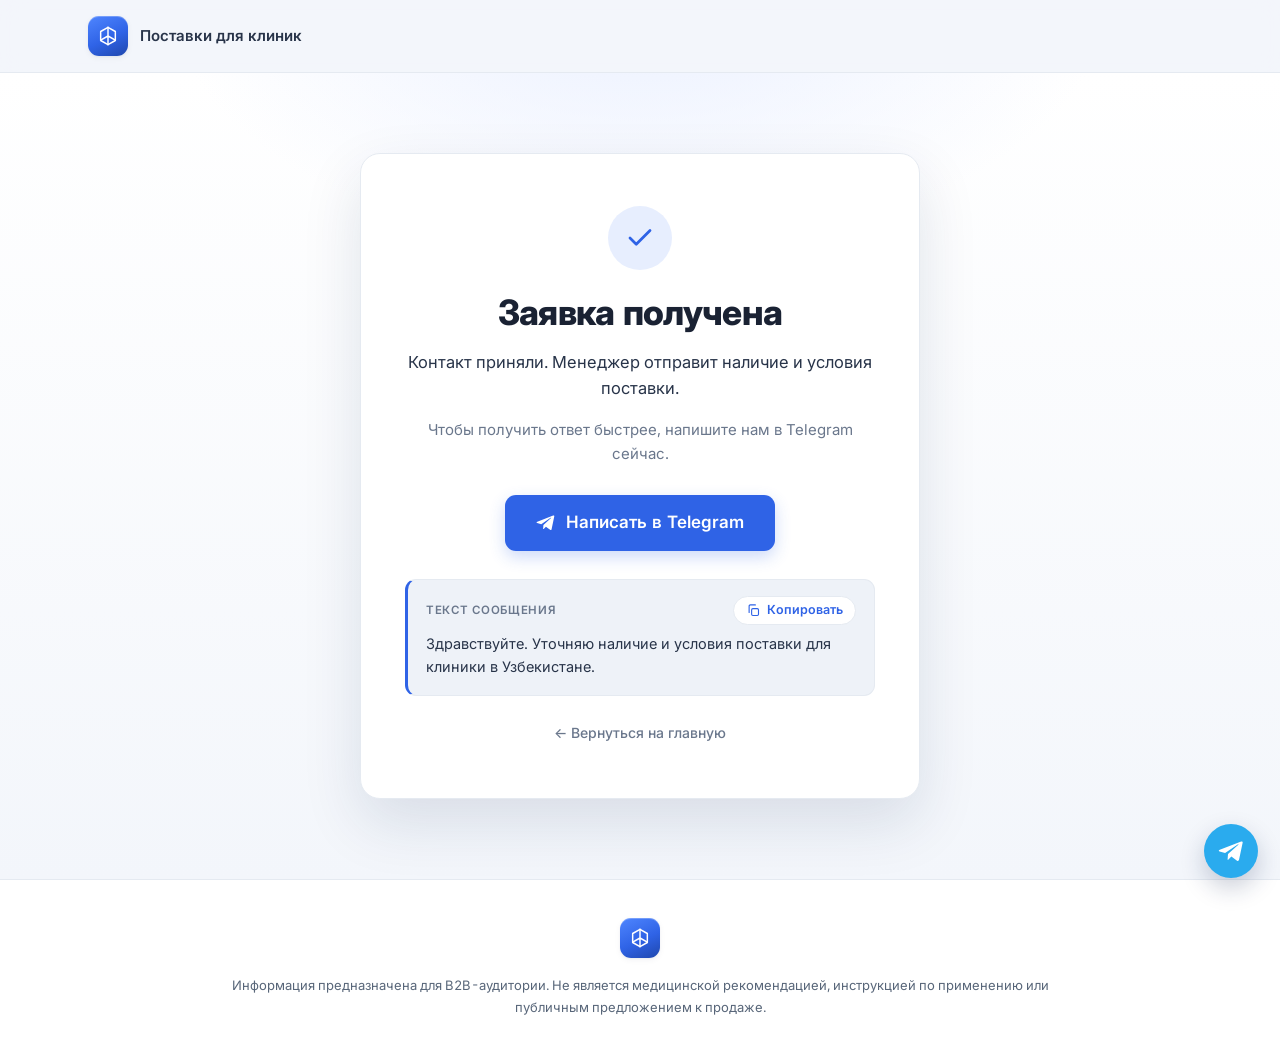
<file: thank-you.html>
<!DOCTYPE html>
<html lang="ru">
<head>
  <meta charset="UTF-8" />
  <meta name="viewport" content="width=device-width, initial-scale=1.0" />
  <title>Заявка получена — B2B</title>
  <meta name="description" content="Заявка получена. Менеджер отправит наличие и условия поставки." />
  <meta name="theme-color" content="#2f63e6" />
  <meta name="robots" content="noindex, nofollow" />

  <script>document.documentElement.classList.add('js');</script>

  <!-- ============================================================
       АНАЛИТИКА. Все события идут через trackEvent() (script.js).
       Базовые коды счётчиков — ниже; заменить нужно только ID.
       thank-you.html: view_thank_you, click_telegram  (страница конверсии)
       ============================================================ -->

  <!-- ===== META PIXEL ===== ID установлен. -->
  <script>
    window.META_PIXEL_ID = "1357722596486148";
    (function () {
      var id = window.META_PIXEL_ID;
      if (!id || id === "ВАШ_PIXEL_ID") return; /* ID не задан — пиксель не грузим, сайт работает */
      !function (f, b, e, v, n, t, s) {
        if (f.fbq) return; n = f.fbq = function () { n.callMethod ? n.callMethod.apply(n, arguments) : n.queue.push(arguments) };
        if (!f._fbq) f._fbq = n; n.push = n; n.loaded = !0; n.version = "2.0"; n.queue = [];
        t = b.createElement(e); t.async = !0; t.src = v; s = b.getElementsByTagName(e)[0];
        s.parentNode.insertBefore(t, s);
      }(window, document, "script", "https://connect.facebook.net/en_US/fbevents.js");
      fbq("init", id); /* PageView и остальные события отправляет trackEvent() */
    })();
  </script>

  <!-- ===== GOOGLE TAG (gtag.js) — по желанию: раскомментируйте и вставьте G-XXXXXXX =====
  <script async src="https://www.googletagmanager.com/gtag/js?id=G-XXXXXXX"></script>
  <script>window.dataLayer=window.dataLayer||[];function gtag(){dataLayer.push(arguments);}
    gtag('js', new Date()); gtag('config', 'G-XXXXXXX');</script>
  ===== -->

  <!-- ===== ЯНДЕКС.МЕТРИКА — по желанию: вставьте код счётчика и укажите его номер в YM_COUNTER_ID (script.js). ===== -->

  <link rel="preconnect" href="https://fonts.googleapis.com" />
  <link rel="preconnect" href="https://fonts.gstatic.com" crossorigin />
  <link href="https://fonts.googleapis.com/css2?family=Inter:wght@400;500;600;700;800&display=swap" rel="stylesheet" />
  <link rel="stylesheet" href="styles.css" />
  <script src="script.js" defer></script>
</head>
<body data-page="thank-you">

  <!-- ===== Шапка ===== -->
  <header class="site-header">
    <div class="container site-header__inner">
      <a class="brand" href="index.html" aria-label="На главную">
        <span class="brand__mark" aria-hidden="true">
          <svg viewBox="0 0 24 24" fill="none" stroke="currentColor" stroke-width="1.6" stroke-linejoin="round" stroke-linecap="round"><path d="M12 2.5l8 4.6v9.8l-8 4.6-8-4.6V7.1z"/><path d="M12 2.5v9.5l8 4.6M12 12l-8 4.6M12 12v9.5"/></svg>
        </span>
        <span class="brand__text">Поставки для клиник</span>
      </a>
    </div>
  </header>

  <main class="thanks">
    <div class="container">
      <div class="thanks__card reveal">
        <span class="thanks__check" aria-hidden="true">
          <svg viewBox="0 0 24 24" fill="none" stroke="currentColor" stroke-width="2.2" stroke-linecap="round" stroke-linejoin="round"><path d="M20 6L9 17l-5-5"/></svg>
        </span>

        <h1 class="thanks__title">Заявка получена</h1>
        <p class="thanks__text">
          Контакт приняли. Менеджер отправит наличие и условия поставки.
        </p>
        <p class="thanks__text thanks__text--muted">
          Чтобы получить ответ быстрее, напишите нам в Telegram сейчас.
        </p>

        <!-- Ссылка формируется в script.js из переменной TELEGRAM_TARGET -->
        <a id="telegram-btn" class="btn btn--primary btn--lg" data-telegram-link data-cta-location="main" href="#" target="_blank" rel="noopener">
          <span class="btn__icon" aria-hidden="true">
            <svg viewBox="0 0 24 24" fill="currentColor"><path d="M21.9 4.3 18.7 19.4c-.2 1-.9 1.3-1.8.8l-5-3.7-2.4 2.3c-.3.3-.5.5-1 .5l.4-5 9.2-8.3c.4-.4-.1-.6-.6-.2L6.3 13.4l-4.9-1.5c-1-.3-1-1 .2-1.5l19-7.3c.9-.3 1.6.2 1.3 1.2z"/></svg>
          </span>
          Написать в Telegram
        </a>

        <div class="message-box">
          <div class="message-box__head">
            <span class="message-box__label">Текст сообщения</span>
            <button class="copy-btn" type="button" data-copy-target="#msg-text" aria-label="Скопировать текст сообщения">
              <span class="copy-btn__icon" aria-hidden="true"><svg viewBox="0 0 24 24" fill="none" stroke="currentColor" stroke-width="1.8" stroke-linecap="round" stroke-linejoin="round"><rect x="9" y="9" width="11" height="11" rx="2"/><path d="M5 15V5a2 2 0 0 1 2-2h8"/></svg></span>
              <span class="copy-btn__label">Копировать</span>
            </button>
          </div>
          <p class="message-box__text" id="msg-text">
            Здравствуйте. Уточняю наличие и условия поставки для клиники в Узбекистане.
          </p>
        </div>

        <a class="back-link" href="index.html">← Вернуться на главную</a>
      </div>
    </div>
  </main>

  <!-- ===== Подвал / Дисклеймер ===== -->
  <footer class="site-footer">
    <div class="container site-footer__inner">
      <span class="site-footer__mark" aria-hidden="true">
        <svg viewBox="0 0 24 24" fill="none" stroke="currentColor" stroke-width="1.6" stroke-linejoin="round" stroke-linecap="round"><path d="M12 2.5l8 4.6v9.8l-8 4.6-8-4.6V7.1z"/><path d="M12 2.5v9.5l8 4.6M12 12l-8 4.6M12 12v9.5"/></svg>
      </span>
      <p class="disclaimer">
        Информация предназначена для B2B-аудитории. Не является медицинской рекомендацией,
        инструкцией по применению или публичным предложением к продаже.
      </p>
    </div>
  </footer>

  <!-- ===== Плавающая иконка быстрой связи (Telegram) =====
       На thank-you открывает Telegram напрямую (событие уже засчитано выше по воронке). -->
  <div class="floating" aria-label="Быстрая связь">
    <a class="floating__btn floating__btn--tg" data-telegram-link data-cta-location="floating" href="#" target="_blank" rel="noopener" aria-label="Написать в Telegram">
      <svg viewBox="0 0 24 24" fill="currentColor" aria-hidden="true"><path d="M21.9 4.3 18.7 19.4c-.2 1-.9 1.3-1.8.8l-5-3.7-2.4 2.3c-.3.3-.5.5-1 .5l.4-5 9.2-8.3c.4-.4-.1-.6-.6-.2L6.3 13.4l-4.9-1.5c-1-.3-1-1 .2-1.5l19-7.3c.9-.3 1.6.2 1.3 1.2z"/></svg>
    </a>
  </div>

</body>
</html>
</file>
<file: styles.css>
/* ============================================================
   B2B Landing — styles.css
   Премиальный B2B-комплаенс лендинг (дистрибуция для клиник).
   Чистый прохладный светлый фон · графитовый текст ·
   уверенный синий акцент · сдержанные многоцветные акценты
   только на иконках позиций · много воздуха · строгие карточки.
   Ощущение надёжной поставки и аккуратной подачи.
   ============================================================ */

:root {
  /* --- Текст --- */
  --ink:         #1a2233;
  --graphite:    #283449;
  --slate:       #46546b;
  --muted:       #6a778c;

  /* --- Линии / поверхности --- */
  --line:        #e5eaf1;
  --line-soft:   #eef2f7;
  --bg:          #f3f6fb;
  --surface:     #ffffff;
  --paper:       #eef2f8;

  /* --- Основной акцент (уверенный синий) --- */
  --primary:     #2f63e6;
  --primary-h:   #2453c9;
  --primary-d:   #1f47ad;
  --accent:      #2f63e6;
  --accent-tint: #e7eefe;
  --ring:        rgba(47, 99, 230, 0.26);
  --invalid:     #d23b2f;
  --invalid-ring:rgba(210, 59, 47, 0.15);

  /* --- Многоцветные акценты (позиции) --- */
  --c-blue:   #2f63e6;  --c-blue-t:   #e7eefe;
  --c-green:  #149a6a;  --c-green-t:  #e1f4ec;
  --c-purple: #7a5ad9;  --c-purple-t: #efeafb;
  --c-amber:  #bd831f;  --c-amber-t:  #f6eed9;

  /* --- Радиусы --- */
  --r-xs: 8px;
  --r-sm: 11px;
  --r:    14px;
  --r-lg: 20px;

  /* --- Тени --- */
  --sh-1: 0 1px 2px rgba(20,38,80,.05), 0 2px 6px rgba(20,38,80,.05);
  --sh-2: 0 10px 28px rgba(20,38,80,.08);
  --sh-3: 0 24px 60px rgba(20,38,80,.12);

  --maxw: 1160px;
}

/* ===================== База ===================== */
* { box-sizing: border-box; }
html { scroll-behavior: smooth; -webkit-text-size-adjust: 100%; }

body {
  margin: 0;
  font-family: "Inter", -apple-system, BlinkMacSystemFont, "Segoe UI", Roboto, Arial, sans-serif;
  color: var(--ink);
  background: var(--bg);
  line-height: 1.62;
  font-feature-settings: "tnum";
  -webkit-font-smoothing: antialiased;
  text-rendering: optimizeLegibility;
}

h1, h2, h3 { margin: 0; line-height: 1.16; letter-spacing: -0.02em; color: var(--ink); }
p { margin: 0; }
ul { margin: 0; padding: 0; list-style: none; }
a { color: inherit; text-decoration: none; }
img, svg { display: block; max-width: 100%; }
::selection { background: rgba(47,99,230,.16); }

.container {
  width: 100%;
  max-width: var(--maxw);
  margin: 0 auto;
  padding: 0 28px;
}

.skip-link {
  position: absolute;
  left: -9999px; top: 0;
  background: var(--primary);
  color: #fff;
  padding: 12px 18px;
  border-radius: 0 0 var(--r-xs) 0;
  font-size: 14px; font-weight: 600;
  z-index: 100;
}
.skip-link:focus { left: 0; }

:focus-visible {
  outline: 2px solid var(--accent);
  outline-offset: 2px;
  border-radius: 4px;
}

/* ===================== Шапка ===================== */
.site-header {
  position: sticky;
  top: 0;
  z-index: 30;
  background: rgba(243, 246, 251, 0.82);
  backdrop-filter: saturate(150%) blur(12px);
  -webkit-backdrop-filter: saturate(150%) blur(12px);
  border-bottom: 1px solid var(--line);
}
.site-header__inner {
  display: flex;
  align-items: center;
  justify-content: space-between;
  min-height: 72px;
}
.brand { display: inline-flex; align-items: center; gap: 12px; font-weight: 600; }
.brand__mark {
  display: inline-flex;
  align-items: center; justify-content: center;
  width: 40px; height: 40px;
  border-radius: 11px;
  background: linear-gradient(155deg, #4f86ff 0%, var(--primary) 55%, var(--primary-d) 100%);
  color: #fff;
  box-shadow: inset 0 1px 0 rgba(255,255,255,.25), var(--sh-1);
}
.brand__mark svg { width: 22px; height: 22px; }
.brand__text { font-size: 15px; color: var(--graphite); }
.header-cta {
  display: inline-flex;
  align-items: center; gap: 8px;
  font-size: 14px; font-weight: 600;
  color: var(--primary);
  padding: 10px 18px;
  border: 1px solid var(--line);
  border-radius: 999px;
  background: var(--surface);
  transition: border-color .18s ease, box-shadow .18s ease, transform .05s ease;
}
.header-cta:hover { border-color: var(--primary); box-shadow: var(--sh-1); }
.header-cta:active { transform: translateY(1px); }
.header-cta__arrow { transition: transform .18s ease; }
.header-cta:hover .header-cta__arrow { transform: translateX(3px); }

/* ===================== Первый экран ===================== */
.hero {
  position: relative;
  overflow: hidden;
  background:
    radial-gradient(900px 520px at 86% -8%, #eaf0ff 0%, rgba(234,240,255,0) 60%),
    linear-gradient(180deg, #ffffff 0%, var(--bg) 100%);
  border-bottom: 1px solid var(--line);
}
.hero__inner {
  position: relative;
  z-index: 1;
  display: grid;
  grid-template-columns: 1.04fr 0.96fr;
  gap: 60px;
  align-items: center;
  padding: 68px 28px 76px;
}
.hero__content { max-width: 580px; }
.eyebrow {
  display: inline-flex;
  align-items: center;
  font-size: 12px; font-weight: 600;
  letter-spacing: 0.09em; text-transform: uppercase;
  color: var(--accent);
  background: var(--accent-tint);
  padding: 7px 14px;
  border-radius: 999px;
  margin-bottom: 22px;
}
.hero__title { font-size: clamp(33px, 4.6vw, 52px); font-weight: 800; }
.hero__lead { margin-top: 20px; font-size: clamp(17px, 2vw, 19px); font-weight: 500; color: var(--slate); }
.hero__text { margin-top: 12px; font-size: 16px; color: var(--muted); }

/* ---- Форма (главное целевое действие) ---- */
.form-card {
  position: relative;
  margin-top: 30px;
  background: var(--surface);
  border: 1px solid var(--line);
  border-radius: var(--r);
  padding: 26px 24px 22px;
  box-shadow: var(--sh-3);
  overflow: hidden;
}
.form-card::before {
  content: "";
  position: absolute; left: 0; right: 0; top: 0; height: 3px;
  background: linear-gradient(90deg, var(--primary), #5b8bff);
}
.lead-form { display: block; }
.field-label { display: block; font-size: 14px; font-weight: 600; color: var(--graphite); margin-bottom: 9px; }
.field-row { display: flex; gap: 10px; }

.field-wrap { position: relative; flex: 1 1 auto; min-width: 0; width: 100%; display: flex; align-items: center; }
.field-tg { position: absolute; left: 14px; top: 50%; transform: translateY(-50%); width: 18px; height: 18px; color: var(--accent); pointer-events: none; }
.field-tg svg { width: 18px; height: 18px; }
.field-input {
  width: 100%; min-width: 0;
  height: 54px;
  font-size: 16px; font-family: inherit;
  color: var(--ink);
  background: #fff;
  border: 1px solid var(--line);
  border-radius: var(--r-sm);
  padding: 0 16px 0 42px;
  transition: border-color .16s ease, box-shadow .16s ease;
}
.field-input::placeholder { color: #8894a6; }
.field-input:hover { border-color: #cfd8e6; }
.field-input:focus { outline: none; border-color: var(--accent); box-shadow: 0 0 0 4px var(--ring); }
.field-input.is-invalid { border-color: var(--invalid); box-shadow: 0 0 0 4px var(--invalid-ring); }
.form-note {
  display: flex; align-items: flex-start; gap: 7px;
  margin-top: 12px; font-size: 12.5px; color: var(--muted);
}
.form-note__icon { flex: none; width: 14px; height: 14px; margin-top: 1px; color: var(--muted); }
.form-note__icon svg { width: 14px; height: 14px; }

/* Honeypot-поле от спама: скрыто от людей и скринридеров, видно только ботам. */
.hp-field {
  position: absolute !important;
  left: -9999px !important;
  width: 1px; height: 1px;
  opacity: 0; pointer-events: none;
}

.lead-form--stacked .field-wrap { width: 100%; }
.lead-form--stacked .btn--block { margin-top: 12px; }

/* ---- Кнопки ---- */
.btn {
  display: inline-flex;
  align-items: center; justify-content: center;
  gap: 10px;
  font-family: inherit; font-size: 16px; font-weight: 600;
  border: 1px solid transparent;
  border-radius: var(--r-sm);
  cursor: pointer; white-space: nowrap;
  transition: background .16s ease, transform .05s ease, box-shadow .16s ease;
}
.btn--primary { background: var(--primary); color: #fff; box-shadow: 0 6px 16px rgba(47,99,230,.24); }
.btn--primary:hover { background: var(--primary-h); box-shadow: 0 10px 22px rgba(47,99,230,.28); }
.btn--primary:active { transform: translateY(1px); }
.btn--primary:focus-visible { outline: none; box-shadow: 0 0 0 4px var(--ring); }
.field-row .btn { flex: 0 0 auto; height: 54px; padding: 0 24px; }
.btn--block { width: 100%; height: 54px; }
.btn--lg { height: 56px; padding: 0 30px; font-size: 17px; }
.btn__icon { display: inline-flex; width: 20px; height: 20px; }
.btn__icon svg { width: 20px; height: 20px; }

/* Вторичная кнопка — «написать в Telegram сразу» */
.btn--ghost {
  background: var(--surface);
  color: var(--primary);
  border: 1px solid var(--line);
}
.btn--ghost:hover { border-color: var(--primary); background: var(--accent-tint); }
.btn--ghost:active { transform: translateY(1px); }
.btn--ghost:focus-visible { outline: none; box-shadow: 0 0 0 4px var(--ring); }
.btn-tg { margin-top: 10px; }
.btn-tg .btn__icon, .btn-tg .btn__icon svg { width: 18px; height: 18px; }

/* Тихая вторичная кнопка-ссылка — не конкурирует с основным CTA */
.btn--quiet {
  height: auto;
  margin-top: 8px;
  padding: 8px 4px;
  background: transparent;
  border: none;
  color: var(--muted);
  font-size: 14px;
  gap: 6px;
}
.btn--quiet:hover { color: var(--primary); background: transparent; box-shadow: none; }
.btn--quiet:active { transform: translateY(1px); }
.btn--quiet:focus-visible { outline: none; box-shadow: 0 0 0 4px var(--ring); border-radius: 8px; }
.btn--quiet .btn__icon, .btn--quiet .btn__icon svg { width: 16px; height: 16px; }

/* ---- B2B-информационная карточка (hero, справа) ---- */
.hero__aside { position: relative; width: 100%; }
.hero__aside::before {
  content: "";
  position: absolute;
  z-index: 0;
  right: -8%; top: -18%;
  width: 78%; height: 78%;
  background: radial-gradient(closest-side, rgba(91,139,255,.30), rgba(91,139,255,0) 70%);
  filter: blur(10px);
  pointer-events: none;
}
.info-card {
  position: relative;
  z-index: 1;
  background: var(--surface);
  border: 1px solid var(--line);
  border-radius: var(--r-lg);
  padding: 18px 18px 10px;
  box-shadow: var(--sh-2);
}
.info-card__title {
  display: flex; align-items: center; gap: 9px;
  font-size: 16px; font-weight: 700; color: var(--ink);
  padding: 6px 6px 14px;
}
.info-card__title::before {
  content: ""; width: 9px; height: 9px; border-radius: 3px;
  background: var(--primary);
}
.info-list { padding: 0 4px 4px; }
.info-list__item {
  display: flex; align-items: center; gap: 13px;
  padding: 13px 8px;
  font-size: 16px; font-weight: 500; color: var(--graphite);
  border-top: 1px solid var(--line-soft);
}
.info-list__text { flex: 1; }
.info-ico {
  flex: none;
  display: inline-flex; align-items: center; justify-content: center;
  width: 38px; height: 38px;
  border-radius: 10px;
}
.info-ico svg { width: 20px; height: 20px; }
.info-ico--blue  { background: var(--c-blue-t);  color: var(--c-blue);  }
.info-ico--green { background: var(--c-green-t); color: var(--c-green); }

/* ===================== Секции ===================== */
.section { padding: 96px 0; }
.section--alt { background: var(--paper); border-block: 1px solid var(--line); }
.section__title {
  position: relative;
  font-size: clamp(26px, 3vw, 34px); font-weight: 700;
  text-align: center; padding-bottom: 18px;
}
.section__title::after {
  content: ""; position: absolute; left: 50%; bottom: 0;
  transform: translateX(-50%);
  width: 46px; height: 3px; border-radius: 3px; background: var(--accent);
}
.section__note {
  max-width: 740px; margin: 36px auto 0;
  text-align: center; font-size: 15px; color: var(--muted);
}

/* ===================== Позиции (карточки с молекулами) ===================== */
.positions {
  display: grid;
  grid-template-columns: repeat(5, 1fr);
  gap: 20px;
  margin-top: 48px;
}
.position {
  display: flex; flex-direction: column; align-items: center;
  text-align: center;
  min-height: 176px;
  background: var(--surface);
  border: 1px solid #dde4ee;
  border-radius: var(--r);
  padding: 30px 22px;
  box-shadow: var(--sh-1);
  transition: border-color .18s ease, box-shadow .18s ease, transform .18s ease;
}
.position:hover { border-color: #d6deeb; box-shadow: var(--sh-2); transform: translateY(-3px); }
.position__icon {
  display: inline-flex; align-items: center; justify-content: center;
  width: 60px; height: 60px;
  border-radius: 16px;
}
.position__icon svg { width: 30px; height: 30px; }
.position__name { font-size: 18px; font-weight: 600; color: var(--ink); margin-top: 16px; }
.position__rule { width: 28px; height: 3px; border-radius: 3px; margin-top: 12px; }

.position--blue   .position__icon { background: var(--c-blue-t);   color: var(--c-blue);   }
.position--blue   .position__rule { background: var(--c-blue);   }
.position--green  .position__icon { background: var(--c-green-t);  color: var(--c-green);  }
.position--green  .position__rule { background: var(--c-green);  }
.position--purple .position__icon { background: var(--c-purple-t); color: var(--c-purple); }
.position--purple .position__rule { background: var(--c-purple); }
.position--amber  .position__icon { background: var(--c-amber-t);  color: var(--c-amber);  }
.position--amber  .position__rule { background: var(--c-amber);  }
.position--more   .position__icon { background: #eef1f6;           color: #64748b;         }
.position--more   .position__rule { background: #94a3b8;         }

/* ===================== Две панели (Для кого / Что пришлем) ===================== */
.two-panels {
  display: grid;
  grid-template-columns: 1fr 1fr;
  gap: 24px;
}
.panel {
  background: var(--surface);
  border: 1px solid var(--line);
  border-radius: var(--r-lg);
  padding: 34px 32px;
  box-shadow: var(--sh-1);
}
.panel__title {
  position: relative;
  font-size: 21px; font-weight: 700; color: var(--ink);
  padding-bottom: 14px; margin-bottom: 10px;
}
.panel__title::after {
  content: ""; position: absolute; left: 0; bottom: 0;
  width: 30px; height: 3px; border-radius: 3px; background: var(--accent);
}
.rowlist { margin-top: 2px; }
.rowlist__item {
  display: flex; align-items: center; gap: 14px;
  padding: 14px 0;
  font-size: 16px;
  border-top: 1px solid var(--line-soft);
}
.rowlist__item:first-child { border-top: none; }
.rowlist__text { font-weight: 500; color: var(--graphite); }
.rowlist__ico {
  flex: none;
  display: inline-flex; align-items: center; justify-content: center;
  width: 36px; height: 36px;
  border-radius: 10px;
  background: var(--accent-tint); color: var(--accent);
}
.rowlist__ico svg { width: 20px; height: 20px; }
.rowlist__ico--check { background: var(--c-green-t); color: var(--c-green); }

/* ===================== Финальный CTA-блок ===================== */
.cta { background: var(--bg); }
/* Якорь #request не должен прятаться под липкой шапкой при переходе/скролле */
#request { scroll-margin-top: 90px; }
.cta__panel {
  position: relative;
  display: grid;
  grid-template-columns: 1fr 1fr;
  gap: 44px;
  align-items: center;
  background: var(--paper);
  border: 1px solid var(--line);
  border-radius: var(--r-lg);
  padding: 50px 48px;
  box-shadow: var(--sh-2);
  overflow: hidden;
}
.cta__panel::before {
  content: ""; position: absolute; left: 0; right: 0; top: 0; height: 4px;
  background: linear-gradient(90deg, var(--primary), #5b8bff);
}
.cta__content { align-self: center; }
.cta__title { font-size: clamp(25px, 3vw, 33px); font-weight: 700; }
.cta__text { margin-top: 14px; font-size: 16.5px; color: var(--slate); }
.cta__formwrap {
  background: var(--surface);
  border: 1px solid var(--line);
  border-radius: var(--r);
  padding: 24px;
  box-shadow: var(--sh-1);
}

/* ===================== Подвал / Дисклеймер ===================== */
.site-footer {
  background: var(--surface);
  border-top: 1px solid var(--line);
  padding: 38px 0;
}
.site-footer__inner {
  display: flex; flex-direction: column; align-items: center; gap: 16px;
}
.site-footer__mark {
  display: inline-flex; align-items: center; justify-content: center;
  width: 40px; height: 40px;
  border-radius: 11px;
  background: linear-gradient(155deg, #4f86ff 0%, var(--primary) 55%, var(--primary-d) 100%);
  color: #fff;
  box-shadow: inset 0 1px 0 rgba(255,255,255,.25), var(--sh-1);
}
.site-footer__mark svg { width: 22px; height: 22px; }
.disclaimer {
  font-size: 13px; line-height: 1.75; color: #586679;
  max-width: 820px; margin: 0 auto; text-align: center;
}

/* ===================== Страница "Спасибо" ===================== */
.thanks {
  position: relative;
  overflow: hidden;
  min-height: calc(100vh - 72px - 88px);
  display: flex; align-items: center;
  padding: 80px 0;
  background:
    radial-gradient(760px 420px at 50% -10%, #eaf0ff 0%, rgba(234,240,255,0) 62%),
    linear-gradient(180deg, #ffffff 0%, var(--bg) 100%);
}
.thanks__card {
  position: relative; z-index: 1;
  max-width: 560px; margin: 0 auto;
  background: var(--surface);
  border: 1px solid var(--line);
  border-radius: var(--r-lg);
  padding: 52px 44px;
  text-align: center;
  box-shadow: var(--sh-3);
}
.thanks__check {
  display: inline-flex; align-items: center; justify-content: center;
  width: 64px; height: 64px;
  border-radius: 50%;
  background: var(--accent-tint);
  color: var(--accent);
  margin-bottom: 22px;
}
.thanks__check svg { width: 30px; height: 30px; }
.thanks__title { font-size: clamp(27px, 4vw, 35px); font-weight: 800; }
.thanks__text { margin-top: 16px; font-size: 16.5px; color: var(--graphite); }
.thanks__text--muted { color: var(--muted); font-size: 15px; }
.thanks .btn--lg { margin-top: 28px; }

.message-box {
  margin-top: 28px;
  text-align: left;
  background: var(--paper);
  border: 1px solid var(--line);
  border-left: 3px solid var(--accent);
  border-radius: var(--r-sm);
  padding: 16px 18px;
}
.message-box__label {
  display: block;
  font-size: 11.5px; font-weight: 600;
  letter-spacing: 0.06em; text-transform: uppercase;
  color: var(--muted); margin-bottom: 6px;
}
.message-box__text { font-size: 14.5px; color: var(--graphite); }
.message-box__head {
  display: flex; align-items: center; justify-content: space-between;
  gap: 12px; margin-bottom: 7px;
}
.message-box__head .message-box__label { margin-bottom: 0; }

/* Кнопка "Копировать" */
.copy-btn {
  flex: none;
  display: inline-flex; align-items: center; gap: 6px;
  font-family: inherit; font-size: 12.5px; font-weight: 600;
  color: var(--primary);
  background: var(--surface);
  border: 1px solid var(--line);
  border-radius: 999px;
  padding: 6px 12px;
  cursor: pointer;
  transition: border-color .15s ease, background .15s ease, color .15s ease;
}
.copy-btn:hover { border-color: var(--primary); background: var(--accent-tint); }
.copy-btn:active { transform: translateY(1px); }
.copy-btn:focus-visible { outline: none; box-shadow: 0 0 0 4px var(--ring); }
.copy-btn__icon { display: inline-flex; width: 15px; height: 15px; }
.copy-btn__icon svg { width: 15px; height: 15px; }
.copy-btn__label { line-height: 1; }
.copy-btn.is-copied {
  color: var(--c-green);
  border-color: var(--c-green);
  background: var(--c-green-t);
}
.back-link {
  display: inline-block; margin-top: 26px;
  font-size: 14px; font-weight: 500; color: var(--muted);
  transition: color .16s ease;
}
.back-link:hover { color: var(--primary); }

/* ===================== Микроанимации ===================== */
.reveal { }
html.js .reveal {
  opacity: 0; transform: translateY(16px);
  transition: opacity .6s cubic-bezier(.22,.61,.36,1), transform .6s cubic-bezier(.22,.61,.36,1);
  will-change: opacity, transform;
}
html.js .reveal.is-visible { opacity: 1; transform: none; }
.positions .reveal:nth-child(2) { transition-delay: .06s; }
.positions .reveal:nth-child(3) { transition-delay: .12s; }
.positions .reveal:nth-child(4) { transition-delay: .18s; }
.two-panels .reveal:nth-child(2) { transition-delay: .08s; }

/* ===================== Адаптив ===================== */
@media (max-width: 1024px) {
  .hero__inner { gap: 44px; padding: 56px 28px 64px; }
  .section { padding: 84px 0; }
  .positions { grid-template-columns: repeat(3, 1fr); }
}

@media (max-width: 900px) {
  .hero__inner { grid-template-columns: 1fr; gap: 36px; padding: 44px 28px 52px; }
  .hero__content { max-width: 640px; }
  .hero__aside { max-width: 520px; }
  .two-panels { grid-template-columns: 1fr; gap: 20px; }
  .cta__panel { grid-template-columns: 1fr; gap: 28px; }
}

@media (max-width: 768px) {
  .section { padding: 72px 0; }
  .positions { grid-template-columns: repeat(2, 1fr); }
  .cta__panel { padding: 40px 30px; }
  .panel { padding: 30px 26px; }
}

@media (max-width: 600px) {
  .container { padding: 0 18px; }
  .section { padding: 56px 0; }
  .hero__inner { padding: 38px 18px 50px; }
  .brand__text { display: none; }

  .field-row { flex-direction: column; }
  .field-row .btn { width: 100%; }

  .positions { grid-template-columns: 1fr; gap: 14px; }
  .position { min-height: 0; flex-direction: row; justify-content: flex-start; text-align: left; gap: 16px; padding: 20px 22px; }
  .position__name { margin-top: 0; }
  .position__rule { display: none; }
}

@media (max-width: 480px) {
  .hero__title { font-size: clamp(28px, 8.4vw, 34px); }
  .hero__lead { font-size: 16.5px; }
  .form-card { padding: 22px 20px 18px; }
  .cta__panel { padding: 32px 22px; }
  .cta__formwrap { padding: 20px; }
  .panel { padding: 26px 22px; }
  .thanks__card { padding: 38px 22px; }
  .header-cta { padding: 9px 15px; }
  .header-cta__arrow { display: none; }
}

@media (prefers-reduced-motion: reduce) {
  * { scroll-behavior: auto; }
  html.js .reveal { opacity: 1; transform: none; transition: none; }
  .position:hover { transform: none; }
  .btn, .header-cta, .position { transition: none; }
}

/* ===================== Плавающие иконки быстрой связи ===================== */
.floating {
  position: fixed;
  right: 22px; bottom: 22px;
  z-index: 60;
  display: flex; flex-direction: column; gap: 12px;
  transition: opacity .25s ease, transform .25s ease;
}
.floating--tucked { opacity: 0; transform: translateY(14px); pointer-events: none; }
.floating__btn {
  display: inline-flex; align-items: center; justify-content: center;
  width: 54px; height: 54px;
  border-radius: 50%;
  border: none; cursor: pointer;
  color: #fff;
  box-shadow: 0 10px 24px rgba(20,38,80,.22);
  transition: transform .16s ease, box-shadow .16s ease;
}
.floating__btn svg { width: 27px; height: 27px; }
.floating__btn--tg { background: #2aabee; }
.floating__btn:hover { transform: translateY(-2px) scale(1.04); box-shadow: 0 15px 30px rgba(20,38,80,.28); }
.floating__btn:active { transform: translateY(0) scale(.99); }
.floating__btn:focus-visible { outline: none; box-shadow: 0 0 0 4px var(--ring), 0 10px 24px rgba(20,38,80,.22); }
body.modal-open .floating { opacity: 0; pointer-events: none; }

/* ===================== Pop-up / модальное окно ===================== */
.modal { position: fixed; inset: 0; z-index: 1000; display: flex; align-items: center; justify-content: center; padding: 20px; }
.modal[hidden] { display: none; }
.modal__overlay {
  position: absolute; inset: 0;
  background: rgba(16,24,45,.55);
  -webkit-backdrop-filter: blur(2px); backdrop-filter: blur(2px);
  animation: modal-fade .18s ease;
}
.modal__dialog {
  position: relative; z-index: 1;
  width: 100%; max-width: 440px;
  background: var(--surface);
  border: 1px solid var(--line);
  border-radius: var(--r-lg);
  padding: 30px 28px 26px;
  box-shadow: var(--sh-3);
  animation: modal-pop .22s cubic-bezier(.22,.61,.36,1);
  /* На маленьком экране с открытой клавиатурой диалог не должен вылезать за viewport:
     ограничиваем высоту и даём внутренний скролл (dvh учитывает панели мобильного браузера). */
  max-height: calc(100vh - 32px);
  max-height: calc(100dvh - 32px);
  overflow-y: auto;
  -webkit-overflow-scrolling: touch;
}
.modal__close {
  position: absolute; top: 12px; right: 12px;
  width: 38px; height: 38px;
  display: inline-flex; align-items: center; justify-content: center;
  border: none; background: transparent; border-radius: 10px;
  color: var(--muted); cursor: pointer;
  transition: background .15s ease, color .15s ease;
}
.modal__close:hover { background: var(--paper); color: var(--ink); }
.modal__close:focus-visible { outline: none; box-shadow: 0 0 0 4px var(--ring); }
.modal__close svg { width: 20px; height: 20px; }
.modal__title { font-size: 21px; font-weight: 700; padding-right: 32px; }
.modal__text { margin-top: 10px; font-size: 15px; line-height: 1.55; color: var(--slate); }
.modal__form { margin-top: 20px; }
.modal__form .field-input { padding: 0 16px; }
.modal__form .btn--block { margin-top: 14px; }
.field-error { margin-top: 8px; font-size: 12.5px; font-weight: 500; color: var(--invalid); }
.field-error[hidden] { display: none; }
body.modal-open { overflow: hidden; }

@keyframes modal-fade { from { opacity: 0; } to { opacity: 1; } }
@keyframes modal-pop { from { opacity: 0; transform: translateY(10px) scale(.98); } to { opacity: 1; transform: none; } }

@media (max-width: 600px) {
  .floating { right: 16px; bottom: 16px; gap: 10px; }
  .floating__btn { width: 50px; height: 50px; }
  .floating__btn svg { width: 25px; height: 25px; }
  .modal { padding: 16px; align-items: flex-end; }
  .modal__dialog { padding: 26px 22px 22px; }
}

@media (prefers-reduced-motion: reduce) {
  .floating, .floating__btn { transition: none; }
  .modal__overlay, .modal__dialog { animation: none; }
}

/* ===================== Слайдер-подтверждение отправки =====================
   Появляется на месте кнопки после нажатия «Отправить заявку».
   Заявка уходит только после свайпа бегунка до конца — защита
   от случайных нажатий и автокликов. Реализация своя: вести можно
   только бегунок, клик по дорожке ничего не переключает.
   Блок самодостаточен: у всех переменных есть fallback-значения. */
.slide-confirm {
  position: relative;
  margin-top: 10px;
  --p: 0%;   /* положение бегунка */
  --pn: 0;   /* то же число без единиц — для затухания подписи */
  --sc-knob: 46px;
  animation: slide-confirm-in 0.22s ease-out both; /* мягкое появление на месте кнопки */
}
.slide-confirm[hidden] { display: none; }
/* Кнопка отправки на время показа слайдера. Без этого правила .btn { display:inline-flex }
   перебил бы браузерное [hidden] { display:none } — кнопка и слайдер были бы видны вместе. */
.lead-form button[type="submit"][hidden] { display: none; }
@keyframes slide-confirm-in {
  from { opacity: 0; transform: translateY(6px); }
  to   { opacity: 1; transform: translateY(0); }
}

.slide-confirm__track {
  position: relative;
  height: 54px;
  border: 1px solid var(--line, #e5eaf1);
  border-radius: 27px;
  background: #f0f4fa;
  overflow: hidden;
  user-select: none;
  -webkit-user-select: none;
  touch-action: none; /* страница не скроллится, пока ведут бегунок */
}
.slide-confirm__fill {
  position: absolute; left: 0; top: 0; bottom: 0;
  width: calc(var(--sc-knob) + 8px);
  border-radius: 27px;
  background: var(--accent-tint, #e7eefe);
  pointer-events: none;
}
.slide-confirm__label {
  position: absolute; inset: 0;
  display: flex; align-items: center; justify-content: center;
  padding: 0 16px 0 calc(var(--sc-knob) + 10px); /* текст правее «домашней» позиции бегунка */
  font-size: 13.5px; font-weight: 600; letter-spacing: 0.01em;
  pointer-events: none;
  /* Подпись тает по мере ведения: к ~55% исчезает — видно заливку, а не бегунок поверх букв. */
  opacity: calc(1 - var(--pn) / 55);
  /* Бегущий блик по тексту — подсказка «это надо провести, а не нажать». */
  color: var(--slate, #46546b);
  background: linear-gradient(90deg, var(--slate, #46546b) 0%, var(--slate, #46546b) 42%, var(--primary, #2f63e6) 50%, var(--slate, #46546b) 58%, var(--slate, #46546b) 100%);
  background-size: 220% 100%;
  -webkit-background-clip: text;
  background-clip: text;
  -webkit-text-fill-color: transparent;
  animation: slide-shimmer 2.4s linear infinite;
}
@keyframes slide-shimmer {
  from { background-position: 120% 0; }
  to   { background-position: -120% 0; }
}

/* Бегунок — единственное, за что можно взяться. */
.slide-confirm__knob {
  position: absolute; left: 3px; top: 3px;
  width: var(--sc-knob); height: var(--sc-knob);
  border-radius: 50%;
  cursor: grab;
  touch-action: none;
  will-change: transform;
  outline: none;
}
.slide-confirm__knob:focus-visible .slide-confirm__knob-inner {
  box-shadow: 0 2px 10px rgba(31, 71, 173, 0.35), 0 0 0 4px var(--ring, rgba(47, 99, 230, 0.26));
}
.slide-confirm.is-dragging .slide-confirm__knob { cursor: grabbing; }
.slide-confirm__knob-inner {
  display: flex; align-items: center; justify-content: center;
  width: 100%; height: 100%;
  border-radius: 50%;
  background: var(--primary, #2f63e6);
  color: #ffffff;
  box-shadow: 0 2px 10px rgba(31, 71, 173, 0.35);
  transition: background-color .18s ease, color .18s ease, transform .12s ease;
}
.slide-confirm.is-dragging .slide-confirm__knob-inner { transform: scale(1.04); }
.slide-confirm__icon { display: none; width: 22px; height: 22px; }
.slide-confirm__icon svg { width: 22px; height: 22px; }
.slide-confirm__icon--arrow { display: block; }

/* Клик по дорожке мимо бегунка — короткая подсказка «возьми меня». */
.slide-confirm__knob-inner.is-hint { animation: slide-hint 0.45s ease; }
@keyframes slide-hint {
  0%   { transform: translateX(0); }
  35%  { transform: translateX(10px); }
  70%  { transform: translateX(-4px); }
  100% { transform: translateX(0); }
}

/* Завершение: дорожка целиком синяя, в бегунке — галочка, подпись «Отправляем…». */
.slide-confirm.is-confirmed .slide-confirm__track { background: var(--primary, #2f63e6); border-color: var(--primary, #2f63e6); }
.slide-confirm.is-confirmed .slide-confirm__fill { background: var(--primary, #2f63e6); }
.slide-confirm.is-confirmed .slide-confirm__knob { cursor: default; }
.slide-confirm.is-confirmed .slide-confirm__knob-inner {
  background: #ffffff;
  color: var(--primary, #2f63e6);
  box-shadow: 0 2px 10px rgba(20, 38, 80, 0.25);
}
.slide-confirm.is-confirmed .slide-confirm__icon--arrow { display: none; }
.slide-confirm.is-confirmed .slide-confirm__icon--check { display: block; }
.slide-confirm.is-confirmed .slide-confirm__label {
  opacity: 1;
  padding: 0 calc(var(--sc-knob) + 14px) 0 16px; /* бегунок теперь справа — текст левее */
  background: none;
  color: #ffffff;
  -webkit-text-fill-color: #ffffff;
  animation: none;
}

/* Кнопка для экранных читалок: визуально скрыта, доступна с клавиатуры и в AT. */
.sr-only {
  position: absolute !important;
  width: 1px; height: 1px;
  padding: 0; margin: -1px;
  overflow: hidden; clip: rect(0 0 0 0); clip-path: inset(50%);
  white-space: nowrap; border: 0;
}

@media (prefers-reduced-motion: reduce) {
  .slide-confirm { animation: none; }
  .slide-confirm__label {
    animation: none;
    background: none;
    color: var(--slate, #46546b);
    -webkit-text-fill-color: var(--slate, #46546b);
  }
  .slide-confirm__knob-inner.is-hint { animation: none; }
  .slide-confirm__knob-inner { transition: none; }
}
</file>
